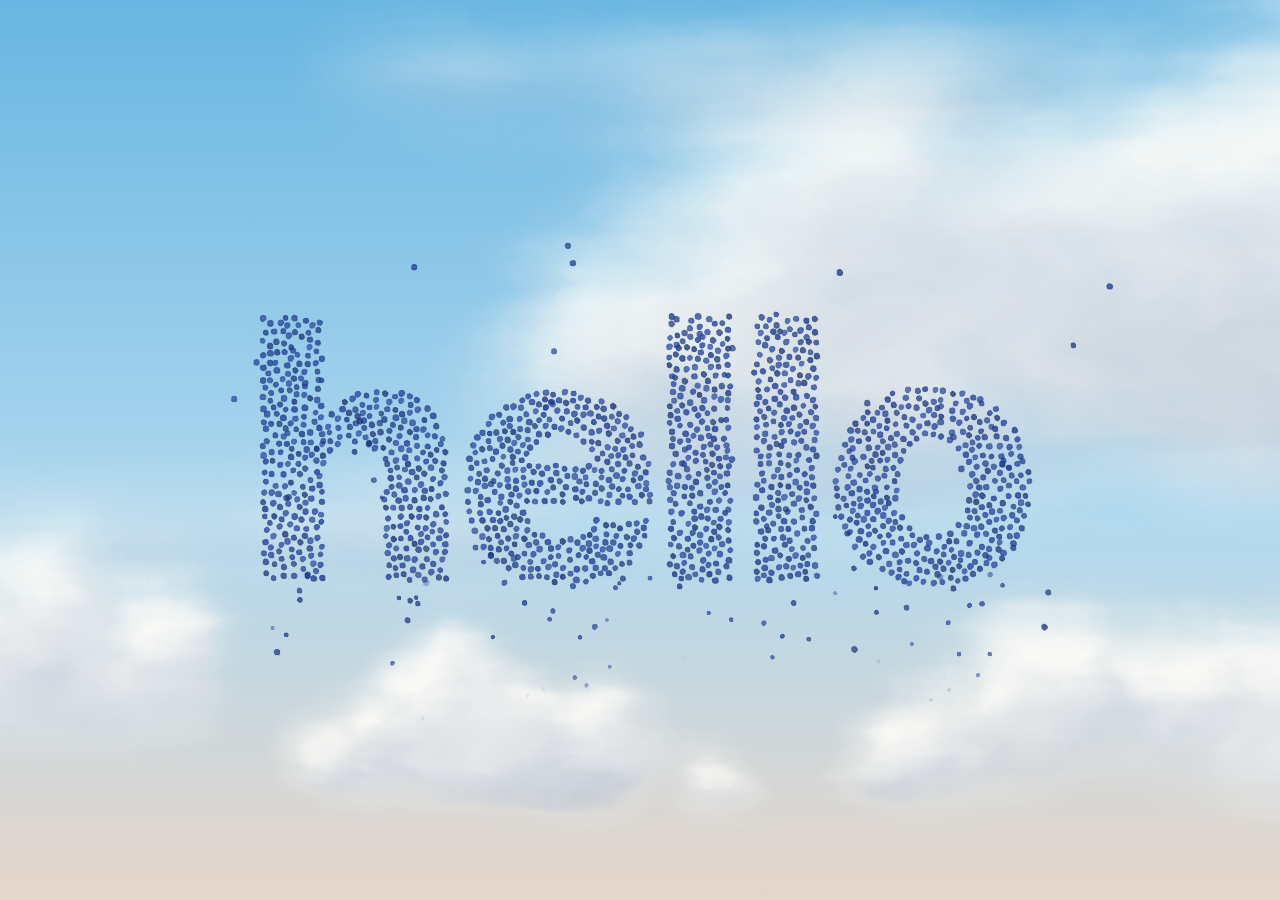
<file: index.html>
<!DOCTYPE html>
<html lang="en">
<head>
    <meta charset="UTF-8">
    <meta name="viewport" content="width=device-width, initial-scale=1.0, viewport-fit=cover">
    <meta name="theme-color" content="#b8dbef">
    <title>Michael Rubel</title>
    <link rel="icon" type="image/svg+xml" href="data:image/svg+xml,%3Csvg xmlns='http://www.w3.org/2000/svg' viewBox='0 0 24 24' width='24' height='24' fill='none' stroke='%231a1a1a' stroke-width='2' stroke-linecap='round' stroke-linejoin='round'%3E%3Ccircle cx='12' cy='12' r='4'/%3E%3Cpath d='M12 2v2m0 16v2M4.93 4.93l1.41 1.41m11.32 11.32l1.41 1.41M2 12h2m16 0h2M6.34 17.66l-1.41 1.41M19.07 4.93l-1.41 1.41'/%3E%3C/svg%3E">
    <link rel="preconnect" href="https://fonts.googleapis.com">
    <link rel="preconnect" href="https://fonts.gstatic.com" crossorigin>
    <link href="https://fonts.googleapis.com/css2?family=Inter:wght@400;500;800&display=swap" rel="stylesheet">
    <style>
        /* the page colour is one animatable token, so the footer, its fade and the top fade all change together */
        @property --bg {
            syntax: '<color>';
            inherits: true;
            initial-value: #b8dbef;
        }

        :root {
            --sky-top: #b8dbef;
            --sky-mid: #b8dbef;
            --sky-bot: #b8dbef;
            --bg: #b8dbef;
            --gutter: 40px;
            --footer-h: 140px;
            background-color: var(--bg);
            transition: --bg 0.42s;
            -webkit-text-size-adjust: 100%;
            text-size-adjust: 100%;
        }

        :root:has(body.sunny) {
            --bg: #FFFAE3;
        }

        * {
            margin: 0;
            padding: 0;
            box-sizing: border-box;
        }

        html, body {
            height: 100%;
        }

        body {
            font-family: 'Inter', -apple-system, BlinkMacSystemFont, sans-serif;
            font-size: 15px;
            line-height: 1.6;
            color: #1c3a8c;
            -webkit-font-smoothing: antialiased;
            -moz-osx-font-smoothing: grayscale;
        }

        .theme-toggle {
            cursor: pointer;
            margin-bottom: 32px;
            width: 24px;
            height: 24px;
        }

        .container {
            position: relative;
            z-index: 1;
            min-height: 100%;
            display: flex;
            flex-direction: column;
            justify-content: flex-end;
            padding: calc(96px + env(safe-area-inset-top)) max(var(--gutter), env(safe-area-inset-right)) 0 max(var(--gutter), env(safe-area-inset-left));
            max-width: 750px;
        }

        .content {
            /* always clear the pinned footer and its fade, however tall the footer gets */
            padding-bottom: calc(var(--footer-h) + 48px);
        }

        .section-label {
            font-size: 15px;
            font-weight: 400;
            margin-bottom: 12px;
        }

        .item {
            font-size: 15px;
            font-weight: 400;
            margin-bottom: 8px;
            padding-left: 16px;
            position: relative;
            overflow-wrap: break-word;
        }

        .item::before {
            content: "•";
            position: absolute;
            left: 0;
        }

        .item:last-child {
            margin-bottom: 0;
        }

        .section {
            margin-bottom: 32px;
        }

        .section:last-child {
            margin-bottom: 0;
        }

        a {
            color: inherit;
            text-decoration: underline;
            text-underline-offset: 2px;
        }

        a:hover {
            opacity: 0.7;
        }

        .footer {
            position: fixed;
            bottom: 0;
            left: 0;
            right: 0;
            padding: 8px max(var(--gutter), env(safe-area-inset-right)) calc(60px + env(safe-area-inset-bottom)) max(var(--gutter), env(safe-area-inset-left));
            background-color: var(--bg);
            max-width: 750px;
            z-index: 2;
        }

        /* the list fades out as it scrolls under the footer instead of being cut off */
        .footer::before {
            content: "";
            position: absolute;
            left: 0;
            right: 0;
            bottom: 100%;
            height: 56px;
            background: linear-gradient(to bottom, color-mix(in srgb, var(--bg) 0%, transparent), var(--bg));
            pointer-events: none;
            transition: opacity 0.6s;
        }

        /* and the same under the status bar */
        .topfade {
            position: fixed;
            top: 0;
            left: 0;
            right: 0;
            height: calc(env(safe-area-inset-top) + 24px);
            background: linear-gradient(to bottom, var(--bg) env(safe-area-inset-top), color-mix(in srgb, var(--bg) 0%, transparent));
            z-index: 2;
            pointer-events: none;
            transition: opacity 0.6s;
        }

        /* while the opening sky is still playing, nothing may hide the clouds and dots behind it */
        body.sky-live .footer {
            background-color: transparent;
        }

        body.sky-live .footer::before,
        body.sky-live .topfade {
            opacity: 0;
        }

        .skybg {
            position: fixed;
            inset: 0;
            z-index: -1;
            background: linear-gradient(var(--sky-top), var(--sky-mid) 58%, var(--sky-bot));
            transition: opacity 0.42s;
        }

        body.sunny .skybg {
            opacity: 0;
        }

        .input-row {
            display: none;
            align-items: center;
            gap: 8px;
        }

        .input-row.visible {
            display: flex;
        }

        #add-link.hidden {
            display: none;
        }

        #resume-input {
            font-family: 'Inter', -apple-system, BlinkMacSystemFont, sans-serif;
            font-size: 16px;   /* 16px or more, or iOS zooms the page when the field is tapped */
            color: inherit;
            background: transparent;
            border: none;
            border-bottom: 1px solid currentColor;
            border-radius: 0;
            -webkit-appearance: none;
            appearance: none;
            padding: 4px 0;
            flex: 1 1 auto;
            min-width: 0;
            max-width: 300px;
            outline: none;
        }

        #resume-input::placeholder {
            color: inherit;
            opacity: 0.5;
        }

        #add-button {
            font-family: 'Inter', -apple-system, BlinkMacSystemFont, sans-serif;
            font-size: 14px;
            font-weight: 500;
            color: inherit;
            background: transparent;
            border: 1px solid currentColor;
            border-radius: 6px;
            padding: 6px 12px;
            cursor: pointer;
            transition: opacity 0.15s;
            opacity: 0.7;
        }

        #add-button:hover {
            opacity: 1;
        }

        /* ---- opening sky ---- */
        #sky {
            position: fixed;
            inset: 0;
            width: 100%;
            height: 100%;
            z-index: 10;
            display: block;
            touch-action: none;
            -webkit-tap-highlight-color: transparent;
            -webkit-user-select: none;
            user-select: none;
        }

        #sky.behind {
            z-index: 0;
            pointer-events: none;
        }

        .container, .footer {
            transition: opacity 1.5s ease;
        }

        body.intro {
            overflow: hidden;
        }

        /* during the wipe the text surfaces gradually; the script sets --reveal as more of "hello" is cleared */
        body.intro .container,
        body.intro .footer {
            opacity: var(--reveal, 0);
            transition: none;
        }

        @media (max-width: 600px) {
            :root {
                --gutter: 24px;
            }

            /* phones: content starts just under the M instead of floating at the bottom of the screen */
            .container {
                justify-content: flex-start;
                padding-top: calc(82px + env(safe-area-inset-top));
            }

            .footer {
                padding-bottom: calc(32px + env(safe-area-inset-bottom));
            }

            #resume-input {
                max-width: none;
            }

            #add-button {
                display: none;
            }
        }
    </style>
</head>
<body class="intro sky-live">
    <noscript><style>body.intro .container, body.intro .footer { opacity: 1; } body.sky-live .footer { background-color: var(--bg); } body.sky-live .footer::before, body.sky-live .topfade { opacity: 1; } #sky, .skybg { display: none; }</style></noscript>
    <div class="skybg" aria-hidden="true"></div>
    <canvas id="sky" aria-hidden="true"></canvas>
    <div class="topfade" aria-hidden="true"></div>
    <div class="container">
        <div class="theme-toggle" id="theme-toggle">
            <svg xmlns="http://www.w3.org/2000/svg" viewBox="0 0 24 24" width="24" height="24" fill="none" stroke="currentColor" stroke-width="2" stroke-linecap="round" stroke-linejoin="round"><circle cx="12" cy="12" r="4"/><path d="M12 2v2m0 16v2M4.93 4.93l1.41 1.41m11.32 11.32l1.41 1.41M2 12h2m16 0h2M6.34 17.66l-1.41 1.41M19.07 4.93l-1.41 1.41"/></svg>
        </div>
        <div class="content">
            <div class="section">
                <div class="section-label">Currently:</div>
                <div class="item">Director, New Products @ <a href="https://www.thefarmersdog.com" target="_blank" rel="noopener">The Farmer's Dog</a></div>
            </div>

            <div class="section">
                <div class="section-label">Previously:</div>
                <div class="item">Founded <a href="https://eatschmutz.com" target="_blank" rel="noopener">Schmutz</a>, a Jewish food brand featured in <em>Eater</em>, <em>Forbes</em>, and <em>Time Out</em></div>
                <div class="item">Led product at <a href="https://getcarefull.com" target="_blank" rel="noopener">Carefull</a>, Bessemer-backed fintech battling elder fraud</div>
                <div class="item">Back-to-back elementary school spelling bee champion, 2007-2008</div>
            </div>
        </div>
    </div>

    <div class="footer">
        <div style="margin-bottom: 32px;">
            <a href="mailto:m.rubel3&#64;gmail.com">Email me</a> to get in touch
        </div>
        <div>
            <a href="#" id="add-link">Not impressive enough</a>
            <div class="input-row" id="input-container">
                <input type="text" id="resume-input" placeholder="Pad my resume" enterkeyhint="done" autocomplete="off">
                <button type="button" id="add-button">Add</button>
            </div>
        </div>
    </div>

    <script>
        /* ---- opening sky: painted clouds, a stippled "hello" you blow away with your finger or cursor ---- */
        (function() {
            var canvas = document.getElementById('sky');
            var themeMeta = document.querySelector('meta[name="theme-color"]');
            if (!canvas || !canvas.getContext || !window.requestAnimationFrame) {
                document.body.classList.remove('intro');
                document.body.classList.remove('sky-live');
                if (canvas) canvas.parentNode.removeChild(canvas);
                return;
            }
            var ctx = canvas.getContext('2d');

            // Sky colours. SKY_END must match the page background (#b8dbef) in the CSS.
            var SKY_TOP0 = [104, 182, 226], SKY_MID0 = [176, 216, 238], SKY_BOT0 = [230, 214, 202];
            var SKY_END  = [184, 219, 239];
            // A few close tones around the dot blue, like paint mixed slightly unevenly
            var PALETTE  = ['rgb(28,58,140)', 'rgb(28,58,140)', 'rgb(24,52,126)', 'rgb(34,64,150)', 'rgb(22,46,110)'];

            // How the wipe culminates. "Cleared" is the share of the letters' dots that have been wiped or let go.
            var STIR_FROM    = 0.15;   // from here the dots still standing start to stir and wobble
            var LOOSE_FROM   = 0.18;   // from here a few of them come free on their own, more the closer you get
            var FINISH_AT    = 0.42;   // here everything left lets go, over a few seconds
            var SKY_BEFORE   = 0.5;    // how far the sky lightens while you are still wiping (of the whole way)
            var TEXT_BEFORE  = 0.3;    // how far the page text fades in while you are still wiping
            var REVEAL_AFTER = 0.9;    // after the finish, the page text takes over this many seconds later

            // dot states
            var REST = 0, FLOW = 1, BLOW = 3, HOME = 4, GONE = 5;

            var W, H, dpr;
            var clouds = [];
            var dots = [], homeDots = [], box = null, fontSize = 0, dotR = 3;
            var t = 0, last = 0;
            var dotsT = -1, revealed = false, settled = false, started = false, wantFinish = false;
            var letterTotal = 0, cleared = 0, prog = 0, loosen = 0, skyL = 0, finishT = -1, revealA = -1;
            var pointer = { x: -1e9, y: -1e9, vx: 0, vy: 0, t: 0 };
            var brush = { on: false, touch: false, fresh: true, px: 0, py: 0, vx: 0, vy: 0 };
            var mono = { pts: [], r: 2 };
            var lastL = -1, rootStyle = document.documentElement.style;
            var daubs = [], daubBase = 0;

            // safe-area insets (notch, rounded corners), read from a probe so the M lines up with the CSS
            var safe = { t: 0, l: 0 };
            var probe = document.createElement('div');
            probe.setAttribute('aria-hidden', 'true');
            probe.style.cssText = 'position:fixed;left:0;top:0;visibility:hidden;pointer-events:none;' +
                'width:env(safe-area-inset-left,0px);height:env(safe-area-inset-top,0px)';
            document.body.appendChild(probe);
            function readSafe() { safe.t = probe.offsetHeight || 0; safe.l = probe.offsetWidth || 0; }

            // Each dot is a small painted daub, not a circle: a wobbly outline, pigment thicker toward the
            // middle, a soft thin edge and a faint halo. A handful of variants are painted once, then reused.
            function makeDaubs() {
                daubs = [];
                var R = Math.max(6, Math.ceil(dotR * 1.5 * dpr * 2));   // generous pixel radius for a crisp downscale
                var pad = Math.ceil(R * 0.5), size = (R + pad) * 2;
                var tones = [[28, 58, 140], [24, 52, 126], [34, 64, 150], [22, 46, 110], [30, 60, 144]];
                for (var v = 0; v < 12; v++) {
                    var tone = tones[v % tones.length];
                    var cv = document.createElement('canvas'); cv.width = size; cv.height = size;
                    var c = cv.getContext('2d'), seed = v * 977 + 13, cx = size / 2, cy = size / 2;
                    function outline(scale) {
                        c.beginPath();
                        for (var i = 0; i < 28; i++) {
                            var a = i / 28 * 6.2832;
                            var wob = 1 + (vnoise(Math.cos(a) * 1.6 + 3, Math.sin(a) * 1.6 + 3, seed) - 0.5) * 0.26
                                        + (vnoise(Math.cos(a) * 4 + 9, Math.sin(a) * 4 + 9, seed + 5) - 0.5) * 0.10;
                            var rr = R * scale * wob;
                            if (i === 0) c.moveTo(cx + Math.cos(a) * rr, cy + Math.sin(a) * rr);
                            else c.lineTo(cx + Math.cos(a) * rr, cy + Math.sin(a) * rr);
                        }
                        c.closePath();
                    }
                    // soft halo: thin paint at the very edge
                    outline(1.22);
                    c.fillStyle = 'rgba(' + tone[0] + ',' + tone[1] + ',' + tone[2] + ',0.16)';
                    c.fill();
                    outline(1.08);
                    c.fillStyle = 'rgba(' + tone[0] + ',' + tone[1] + ',' + tone[2] + ',0.45)';
                    c.fill();
                    // body: pigment thickest slightly off-centre
                    outline(1.0);
                    var gx = cx + R * 0.15 * Math.cos(seed), gy = cy + R * 0.15 * Math.sin(seed);
                    var g = c.createRadialGradient(gx, gy, R * 0.1, cx, cy, R * 1.05);
                    g.addColorStop(0, 'rgba(' + (tone[0] + 10) + ',' + (tone[1] + 10) + ',' + (tone[2] + 14) + ',1)');
                    g.addColorStop(0.7, 'rgba(' + tone[0] + ',' + tone[1] + ',' + tone[2] + ',1)');
                    g.addColorStop(1, 'rgba(' + (tone[0] - 6) + ',' + (tone[1] - 8) + ',' + (tone[2] - 10) + ',0.85)');
                    c.fillStyle = g;
                    c.fill();
                    daubs.push(cv);
                }
                daubBase = size / (R * 2);   // drawn size relative to the dot's diameter
            }
            function daub(d, x, y, r, a) {
                if (a <= 0.004) return;
                var sz = r * 2 * daubBase;
                ctx.globalAlpha = a;
                ctx.drawImage(daubs[d.dv], x - sz / 2, y - sz / 2, sz, sz);
            }

            function clamp(v, a, b) { return v < a ? a : v > b ? b : v; }
            function smooth(a, b, v) { v = clamp((v - a) / (b - a), 0, 1); return v * v * (3 - 2 * v); }
            function ease(v) { return v < 0.5 ? 2 * v * v : 1 - Math.pow(-2 * v + 2, 2) / 2; }
            function mix3(a, b, k) { return [a[0] + (b[0] - a[0]) * k, a[1] + (b[1] - a[1]) * k, a[2] + (b[2] - a[2]) * k]; }
            function rgb(c) { return 'rgb(' + Math.round(c[0]) + ',' + Math.round(c[1]) + ',' + Math.round(c[2]) + ')'; }
            function rnd(a, b) { return a + Math.random() * (b - a); }
            function setSky(top, mid, bot) {
                rootStyle.setProperty('--sky-top', rgb(top));
                rootStyle.setProperty('--sky-mid', rgb(mid));
                rootStyle.setProperty('--sky-bot', rgb(bot));
                if (themeMeta && !document.body.classList.contains('sunny')) themeMeta.content = rgb(top);
            }

            /* ---------- noise ---------- */
            function hash(x, y, s) {
                var n = Math.imul(x, 374761393) ^ Math.imul(y, 668265263) ^ Math.imul(s, 1442695041);
                n = Math.imul(n ^ (n >>> 13), 1274126177);
                n ^= n >>> 16;
                return (n >>> 0) / 4294967296;
            }
            function vnoise(x, y, s) {
                var xi = Math.floor(x), yi = Math.floor(y), fx = x - xi, fy = y - yi;
                var u = fx * fx * (3 - 2 * fx), v = fy * fy * (3 - 2 * fy);
                var a = hash(xi, yi, s), b = hash(xi + 1, yi, s), c = hash(xi, yi + 1, s), d = hash(xi + 1, yi + 1, s);
                return a + (b - a) * u + (c - a) * v + (a - b - c + d) * u * v;
            }
            function fbm(x, y, oct, s) {
                var sum = 0, amp = 0.5, tot = 0;
                for (var i = 0; i < oct; i++) {
                    sum += amp * vnoise(x, y, s + i * 31);
                    tot += amp; amp *= 0.5; x *= 2.03; y *= 2.03;
                }
                return sum / tot;
            }

            /* ---------- one cloud, painted once into a sprite ---------- */
            var SHADOW = [174, 188, 206], MID = [226, 229, 233], HI = [255, 253, 248];
            function ramp(k) {
                return k < 0.5 ? mix3(SHADOW, MID, k * 2) : mix3(MID, HI, (k - 0.5) * 2);
            }
            function smin(a, b, k) {
                var h = clamp(0.5 + 0.5 * (b - a) / k, 0, 1);
                return b + (a - b) * h - k * h * (1 - h);
            }

            function paintCloud(spec) {
                var pw = spec.pw, ph = Math.round(pw * spec.aspect);
                var seed = (Math.random() * 1e6) | 0;
                var wisp = spec.wisp;
                var y0 = ph * (wisp ? 0.62 : 0.78);           // base line
                var rMax = ph * (wisp ? 0.30 : 0.21);          // keeps every shape inside its bitmap
                var puffs = [], n = spec.puffs, i, x, y;
                // children ride on the upper side of a parent; grandchildren on the children
                function sprout(cx, cy, r, depth) {
                    puffs.push([cx, cy, r]);
                    if (depth === 0 || r < pw * 0.018) return;
                    var nb = depth === 2 ? 2 + (Math.random() * 3) | 0 : 2 + (Math.random() * 2) | 0;
                    for (var b = 0; b < nb; b++) {
                        var ang = -Math.PI / 2 + rnd(-1.5, 1.5), cr = r * rnd(0.32, 0.58);
                        var dd = r * rnd(0.6, 0.95);
                        sprout(cx + Math.cos(ang) * dd, Math.max(cr * 1.1, cy + Math.sin(ang) * dd), cr, depth - 1);
                    }
                }
                var tallAt = rnd(0.3, 0.7);
                for (i = 0; i < n; i++) {
                    var f = n === 1 ? 0.5 : i / (n - 1);
                    var bump = Math.max(0, 1 - Math.abs(f - tallAt) * rnd(1.4, 2.2)) + rnd(-0.15, 0.15);
                    var r = Math.min(rMax, pw * (wisp ? rnd(0.07, 0.11) : rnd(0.06, 0.13) * (0.55 + 0.7 * bump)));
                    var cx = pw * (0.20 + 0.60 * f + rnd(-0.05, 0.05));
                    var cy = y0 - r * (wisp ? 0.6 : rnd(0.65, 0.9)) - bump * ph * (wisp ? 0.02 : rnd(0.02, 0.12));
                    if (wisp) puffs.push([cx, cy, r]);
                    else sprout(cx, cy, r, 2);
                }
                var k = pw * (wisp ? 0.14 : 0.07);
                var warpAmp = pw * (wisp ? 0.12 : 0.085), warpF = (wisp ? 3.5 : 5.5) / pw;
                var soft = pw * (wisp ? 0.14 : spec.soft);
                var ystretch = wisp ? 2.2 : 1;
                var LX = -0.4, LY = -0.7, LZ = 0.59;
                var dens = new Float32Array(pw * ph), lit3 = new Float32Array(pw * ph);
                for (y = 0; y < ph; y++) {
                    for (x = 0; x < pw; x++) {
                        var d = 1e9, nx = 0, ny = 0, nz = 0, wsum = 0;
                        for (i = 0; i < puffs.length; i++) {
                            var p = puffs[i], dx = x - p[0], dy = (y - p[1]) * ystretch, pr = p[2];
                            var dist = Math.sqrt(dx * dx + dy * dy), di = dist - pr;
                            d = smin(d, di, k);
                            var wgt = Math.exp(-Math.max(0, di) / (k * 0.8)) * (pr / rMax + 0.3);
                            var q = Math.min(1, dist / pr), zz = Math.sqrt(Math.max(0, 1 - q * q));
                            nx += wgt * dx / (dist + 0.001) * q; ny += wgt * dy / (dist + 0.001) * q; nz += wgt * zz; wsum += wgt;
                        }
                        var shade = 0.5;
                        if (wsum > 0) {
                            var nl = Math.sqrt(nx * nx + ny * ny + nz * nz) + 1e-6;
                            shade = 0.5 + 0.5 * (nx * LX + ny * LY + nz * LZ) / nl;
                        }
                        lit3[y * pw + x] = shade;
                        d += (fbm(x * warpF, y * warpF, 5, seed) - 0.5) * warpAmp;
                        if (!wisp) {
                            var base = y - (y0 + (fbm(x * warpF * 0.6, 0, 2, seed + 7) - 0.5) * pw * 0.05);
                            d = -smin(-d, -base, k * 0.7);
                        }
                        var dn = 1 - smooth(-soft, soft, d);
                        dn *= 0.72 + 0.28 * smooth(-soft * 3, soft * 0.5, -d);
                        dn *= 0.9 + 0.1 * fbm(x * 0.05, y * 0.05, 3, seed + 3);
                        var mx = Math.min(x, pw - 1 - x) / (pw * 0.07), my = Math.min(y, ph - 1 - y) / (ph * 0.08);
                        dn *= smooth(0, 1, mx) * smooth(0, 1, my);
                        dens[y * pw + x] = dn;
                    }
                }
                var off = document.createElement('canvas');
                off.width = pw; off.height = ph;
                var oc = off.getContext('2d');
                var img = oc.createImageData(pw, ph), dd = img.data;
                var ox = Math.max(1, Math.round(pw * 0.03)), oy = Math.max(2, Math.round(pw * 0.06));
                for (y = 0; y < ph; y++) {
                    for (x = 0; x < pw; x++) {
                        i = y * pw + x;
                        var dn2 = dens[i], o = i * 4;
                        if (dn2 <= 0.003) { dd[o + 3] = 0; continue; }
                        var up = dens[Math.max(0, y - oy) * pw + Math.max(0, x - ox)];
                        var hf = clamp((y0 - y) / (ph * 0.6), 0, 1);
                        var lobes = (fbm(x * 0.03, y * 0.04, 4, seed + 11) - 0.5) * 0.4
                                  + (fbm(x * 0.012, y * 0.016, 2, seed + 17) - 0.5) * 0.35;
                        var up2 = dens[Math.max(0, y - Math.round(oy * 0.4)) * pw + Math.max(0, x - Math.round(ox * 0.4))];
                        var top = Math.max(0, dn2 - up) * spec.shade * 0.2 + Math.max(0, dn2 - up2) * spec.shade * 0.3;
                        var lit = clamp(0.34 + 0.22 * lit3[i] + 0.2 * hf + lobes + top, 0, 1);
                        var body = smooth(0.03, 0.6, dn2);
                        lit = lit * body + 0.9 * (1 - body);
                        var c = ramp(lit);
                        dd[o] = c[0]; dd[o + 1] = c[1]; dd[o + 2] = c[2];
                        dd[o + 3] = Math.round(255 * Math.pow(dn2, spec.gamma));
                    }
                }
                oc.putImageData(img, 0, 0);
                return off;
            }

            // Acrylic brush texture: the sprite is passed through an SVG turbulence + displacement filter once,
            // so long horizontal strokes and tight vertical texture are baked in at no per-frame cost.
            function acrylic(sprite, cb) {
                try {
                    var pw = sprite.width, ph = sprite.height;
                    var png = sprite.toDataURL('image/png');
                    var scale = Math.max(3, pw * 0.055).toFixed(1);
                    var seed = (Math.random() * 1000) | 0;
                    var svg = '<svg xmlns="http://www.w3.org/2000/svg" xmlns:xlink="http://www.w3.org/1999/xlink" width="' + pw + '" height="' + ph + '">' +
                        '<filter id="a" x="-10%" y="-10%" width="120%" height="120%" color-interpolation-filters="sRGB">' +
                        '<feTurbulence type="fractalNoise" baseFrequency="0.009 0.07" numOctaves="3" seed="' + seed + '" result="n"/>' +
                        '<feDisplacementMap in="SourceGraphic" in2="n" scale="' + scale + '" xChannelSelector="R" yChannelSelector="G" result="d"/>' +
                        '<feGaussianBlur in="d" stdDeviation="0.6"/></filter>' +
                        '<image href="' + png + '" xlink:href="' + png + '" width="' + pw + '" height="' + ph + '" filter="url(#a)"/></svg>';
                    var im = new Image();
                    im.onload = function() {
                        var out = document.createElement('canvas');
                        out.width = pw; out.height = ph;
                        out.getContext('2d').drawImage(im, 0, 0);
                        cb(out);
                    };
                    im.src = 'data:image/svg+xml;charset=utf-8,' + encodeURIComponent(svg);
                } catch (e) { /* keep the unfiltered sprite */ }
            }

            function buildClouds() {
                clouds = [];
                function add(count, spec) {
                    for (var i = 0; i < count; i++) {
                        var size = rnd(spec.sizeMin, spec.sizeMax);
                        var sw = Math.min(W, H * 1.6) * size;
                        var sprite = paintCloud(spec);
                        var sh = sw * sprite.height / sprite.width;
                        var c = {
                            cv: sprite, w: sw, h: sh,
                            x: (i + Math.random() * 0.8) / count * (W + sw) - sw,
                            y: H * rnd(spec.yMin, spec.yMax) - sh / 2,
                            drift: spec.drift * rnd(0.8, 1.25), alpha: spec.alpha,
                            depth: spec.depth, rel: false, relT: 0, relAt: -1, dirx: 1, diry: 0,
                            vx: 0, vy: 0, dx: 0, dy: 0, ph: Math.random() * 6.2832, life: rnd(6.0, 8.0), dead: false
                        };
                        clouds.push(c);
                        acrylic(sprite, (function(cl) { return function(out) { cl.cv = out; }; })(c));
                    }
                }
                add(2, { pw: 170, aspect: 0.62, puffs: 6, wisp: false, shade: 1.6, gamma: 1.25, alpha: 0.92, soft: 0.075,
                         sizeMin: 0.7, sizeMax: 1.1, yMin: 0.02, yMax: 0.40, drift: 4, depth: 0.6 });
                // one large painted mass sitting behind the word
                add(1, { pw: 300, aspect: 0.62, puffs: 7, wisp: false, shade: 1.7, gamma: 1.2, alpha: 0.95, soft: 0.06,
                         sizeMin: 1.15, sizeMax: 1.4, yMin: 0.22, yMax: 0.36, drift: 5, depth: 0.8 });
                add(2, { pw: 160, aspect: 0.34, puffs: 6, wisp: true, shade: 1.0, gamma: 1.5, alpha: 0.45, soft: 0.15,
                         sizeMin: 0.5, sizeMax: 0.9, yMin: 0.05, yMax: 0.9, drift: 10, depth: 0.9 });
                add(3, { pw: 260, aspect: 0.62, puffs: 5, wisp: false, shade: 1.8, gamma: 1.15, alpha: 0.96, soft: 0.055,
                         sizeMin: 0.42, sizeMax: 0.8, yMin: 0.55, yMax: 1.0, drift: 8, depth: 1.0 });
                clouds.sort(function(a, b) { return a.depth - b.depth; });
            }

            /* ---------- the small "M" pinned in the corner: a thin single-dot path ---------- */
            // The points are listed in pen order (up the left side, down to the vertex, back up, down the
            // right side), and dots are sent to them in that order, so the M draws itself as you wipe.
            function buildMonogram() {
                readSafe();
                var small = W <= 600;
                var ox = Math.max(small ? 24 : 40, safe.l), oy = (small ? 24 : 40) + safe.t;
                var mw = small ? 26 : 32, mh = mw * 0.94;
                mono.r = mw * 0.058;
                var sp = mono.r * 2.7, pts = [];
                var nU = Math.max(2, Math.round(mh / sp)), ys = mh / nU, k;
                // diagonals meet at the vertex (one shared dot) and start far enough from the top corners
                // that their first dots clear the uprights
                var vx = mw / 2, vy = mh * 0.7, len = Math.hypot(vx, vy), L0 = sp * 1.6;
                var nD = Math.max(1, Math.round((len - L0) / sp)), sd = (len - L0) / nD, j, L;
                for (k = nU; k >= 0; k--) pts.push([0, k * ys]);
                for (j = 0; j <= nD; j++) { L = L0 + j * sd; pts.push([vx * L / len, vy * L / len]); }
                for (j = nD - 1; j >= 0; j--) { L = L0 + j * sd; pts.push([mw - vx * L / len, vy * L / len]); }
                for (k = 0; k <= nU; k++) pts.push([mw, k * ys]);
                mono.pts = [];
                for (k = 0; k < pts.length; k++) mono.pts.push([ox + pts[k][0], oy + pts[k][1]]);
                for (var h = 0; h < homeDots.length; h++) { homeDots[h].locked = false; if (h >= mono.pts.length) homeDots[h].home = -1; }
            }

            function sendHome(d) {
                d.home = homeDots.length; d.locked = false;
                d.st = HOME; d.relT = t;
                homeDots.push(d);
            }

            /* ---------- "hello" as a field of evenly spaced dots ---------- */
            function makeDot(x, y, rippleSeed, extra) {
                var d = { ox: x, oy: y, x: x, y: y, vx: 0, vy: 0, dirx: 1, diry: 0, st: REST, letter: false, free: false,
                          relT: 0, home: -1, locked: false, fa: 1, delay: 0,
                          press: 0, thresh: 0.025 + Math.pow(Math.random(), 1.6) * 0.26,
                          noise: (fbm(x * 0.01, y * 0.01, 2, rippleSeed) - 0.5) * fontSize * 0.9 + rnd(-0.15, 0.15) * fontSize,
                          col: PALETTE[(Math.random() * PALETTE.length) | 0], op: rnd(0.85, 1), rs: rnd(0.92, 1.08), dv: (Math.random() * 12) | 0,
                          fall: 0, ph: Math.random() * 6.2832, w: rnd(0.35, 1.6), g: rnd(0.5, 1.6), slow: rnd(0.6, 1.8),
                          k: rnd(0.5, 1.5), sens: rnd(0.2, 1.0), life: rnd(2.6, 5.2) };
                for (var key in extra) d[key] = extra[key];
                return d;
            }

            function buildDots() {
                fontSize = Math.min(W * (W <= 600 ? 0.36 : 0.30), H * 0.40, 560);
                var font = '800 ' + fontSize + 'px Inter, "Helvetica Neue", Helvetica, Arial, sans-serif';

                var tc = document.createElement('canvas'); tc.width = W; tc.height = H;
                var tx = tc.getContext('2d');
                tx.font = font; tx.textAlign = 'center'; tx.textBaseline = 'alphabetic';
                if ('letterSpacing' in tx) tx.letterSpacing = '-0.02em';
                var m = tx.measureText('hello');
                var cx = W / 2;
                var cy = H / 2 + (m.actualBoundingBoxAscent - m.actualBoundingBoxDescent) / 2;
                tx.fillStyle = '#000';
                tx.fillText('hello', cx, cy);
                box = { l: cx - m.actualBoundingBoxLeft, r: cx + m.actualBoundingBoxRight,
                        t: cy - m.actualBoundingBoxAscent, b: cy + m.actualBoundingBoxDescent };
                var sharp = tx.getImageData(0, 0, W, H).data;

                var k = Math.max(4, Math.round(fontSize / 40));
                var sm = document.createElement('canvas'); sm.width = Math.ceil(W / k); sm.height = Math.ceil(H / k);
                sm.getContext('2d').drawImage(tc, 0, 0, sm.width, sm.height);
                var bc = document.createElement('canvas'); bc.width = W; bc.height = H;
                var bx = bc.getContext('2d');
                bx.imageSmoothingEnabled = true;
                bx.drawImage(sm, 0, 0, W, H);
                var soft = bx.getImageData(0, 0, W, H).data;

                dotR = fontSize * 0.0082;
                makeDaubs();
                var minD = dotR * 2.35;
                var clumpSeed = (Math.random() * 1e6) | 0, rippleSeed = (Math.random() * 1e6) | 0;
                var pad = fontSize * 0.22;
                var l = Math.max(0, box.l - pad), rr = Math.min(W, box.r + pad);
                var tp = Math.max(0, box.t - pad), bt = Math.min(H, box.b + pad);
                var cell = minD, gw = Math.ceil((rr - l) / cell) + 1, gh = Math.ceil((bt - tp) / cell) + 1;
                var grid = new Int32Array(gw * gh); for (var g = 0; g < grid.length; g++) grid[g] = -1;
                var attempts = Math.round((rr - l) * (bt - tp) / (minD * minD) * 30);

                dots = []; homeDots = []; letterTotal = 0; cleared = 0; prog = 0;
                for (var i = 0; i < attempts; i++) {
                    var x = l + Math.random() * (rr - l), y = tp + Math.random() * (bt - tp);
                    var idx = ((y | 0) * W + (x | 0)) * 4 + 3;
                    var a = sharp[idx] / 255, s = soft[idx] / 255;
                    var p = a > 0.5 ? 1 : Math.pow(s, 6) * 0.35 + 0.00012;
                    p *= 0.45 + 0.55 * fbm(x * 0.045, y * 0.045, 2, clumpSeed);
                    if (Math.random() >= p) continue;
                    var gx = ((x - l) / cell) | 0, gy = ((y - tp) / cell) | 0, ok = true;
                    for (var yy = Math.max(0, gy - 1); yy <= Math.min(gh - 1, gy + 1) && ok; yy++) {
                        for (var xx = Math.max(0, gx - 1); xx <= Math.min(gw - 1, gx + 1); xx++) {
                            var j = grid[yy * gw + xx];
                            if (j >= 0) {
                                var ddx = dots[j].ox - x, ddy = dots[j].oy - y;
                                if (ddx * ddx + ddy * ddy < minD * minD) { ok = false; break; }
                            }
                        }
                    }
                    if (!ok) continue;
                    grid[gy * gw + gx] = dots.length;
                    var outside = a <= 0.5;
                    if (!outside) letterTotal++;
                    // strays and a few wanderers drift more
                    dots.push(makeDot(x, y, rippleSeed, { letter: !outside, free: outside || Math.random() < 0.07 }));
                }
                // the drizzle: a fixed pool of dots that fall from the underside of the letters, thin out,
                // and start again from the top. They exist from the first frame, so the count never grows.
                var cols = [];
                for (var cxp = Math.round(box.l); cxp < box.r; cxp++) {
                    var by = -1;
                    for (var cy2 = Math.round(box.b); cy2 > box.t; cy2--) { if (sharp[(cy2 * W + cxp) * 4 + 3] > 128) { by = cy2; break; } }
                    if (by > 0) cols.push([cxp, by]);
                }
                var nFall = Math.round(dots.length * 0.045);
                for (var f = 0; f < nFall && cols.length; f++) {
                    var col = cols[(Math.random() * cols.length) | 0];
                    var fx = col[0] + rnd(-1.5, 1.5), fy = col[1] - dotR * rnd(0, 4);
                    dots.push(makeDot(fx, fy, rippleSeed, { fall: 1, fallLen: fontSize * rnd(0.12, 0.45), fallSp: rnd(8, 22),
                                                            prog: Math.random(), sway: rnd(1, 4) }));
                }
            }

            /* ---------- the blower ---------- */
            // The finger or cursor is a soft gust, not a blade. Its strength falls off smoothly with distance (a
            // gaussian), so there is no rim: dots right under it are caught up and carried along ahead of the
            // stroke, dots at the fringe only sway and settle back. Each dot has its own threshold for coming
            // loose, so the cleared path is ragged. Loose dots keep feeling the gust while it is near, which banks
            // them up softly in front of the stroke; once it passes they drift, slow and fade.
            function blowerRadius() {
                return brush.touch ? Math.max(18, fontSize * 0.14) : Math.max(18, fontSize * 0.105);
            }

            function sweep(dt) {
                if (!brush.on || dotsT < 0 || pointer.x < -1e8) return;
                var x1 = pointer.x, y1 = pointer.y;
                if (brush.fresh) { brush.px = x1; brush.py = y1; brush.vx = brush.vy = 0; brush.fresh = false; }
                var x0 = brush.px, y0 = brush.py, mx = x1 - x0, my = y1 - y0;
                var len = Math.sqrt(mx * mx + my * my), R = blowerRadius();
                var kv = Math.min(1, dt * 14), inv = 1 / Math.max(dt, 0.008);
                brush.vx += (mx * inv - brush.vx) * kv; brush.vy += (my * inv - brush.vy) * kv;
                brush.px = x1; brush.py = y1;
                if (len > R * 8) { x0 = x1; y0 = y1; mx = my = 0; len = 0; }   // a jump, not a stroke
                var ux = len > 0.01 ? mx / len : 1, uy = len > 0.01 ? my / len : 0;
                var Rmax = R * 2.2;
                // quick reject: is the stroke anywhere near the word?
                var minX = Math.min(x0, x1) - Rmax, maxX = Math.max(x0, x1) + Rmax;
                var minY = Math.min(y0, y1) - Rmax, maxY = Math.max(y0, y1) + Rmax;
                if (maxX < box.l - fontSize * 0.5 || minX > box.r + fontSize * 0.5 || maxY < box.t - fontSize * 0.6 || minY > box.b + fontSize * 0.7) return;
                var homeChance = Math.min(1, mono.pts.length / Math.max(1, letterTotal * 0.4));
                var speed = Math.sqrt(brush.vx * brush.vx + brush.vy * brush.vy);
                var drive = Math.min(4, 0.5 + speed / 400);   // a quicker stroke blows harder
                var inv2 = 1 / (R * R), L2 = len * len;
                for (var i = 0; i < dots.length; i++) {
                    var d = dots[i];
                    if (d.st !== REST && d.st !== FLOW) continue;
                    // nearest point on this frame's stroke, so a fast stroke can't skip over a dot
                    var px = d.x - x0, py = d.y - y0;
                    var u = L2 > 0 ? clamp((px * mx + py * my) / L2, 0, 1) : 0;
                    var dx = px - mx * u, dy = py - my * u;
                    if (dx > Rmax || dx < -Rmax || dy > Rmax || dy < -Rmax) continue;
                    var dd = dx * dx + dy * dy;
                    if (dd >= Rmax * Rmax) continue;
                    var f = Math.exp(-dd * inv2);
                    var dist = Math.sqrt(dd), nx = dist > 0.5 ? dx / dist : ux, ny = dist > 0.5 ? dy / dist : uy;
                    // the gust drags dots along with the stroke (downwind), never shoves them sideways, so
                    // nothing lines up along the sides of the path; loose dots fan out a touch
                    var side = d.st === FLOW ? 25 * drive * d.sens : 0;
                    var tvx = brush.vx * 0.85 + nx * side, tvy = brush.vy * 0.85 + ny * side;
                    var k = Math.min(1, f * dt * 9);
                    d.vx += (tvx - d.vx) * k; d.vy += (tvy - d.vy) * k;
                    if (d.st === REST) {
                        d.press += f * dt * drive;
                        if (d.press >= d.thresh) {
                            started = true;
                            if (d.letter) cleared++;
                            if (d.letter && homeDots.length < mono.pts.length && Math.random() < homeChance) { sendHome(d); continue; }
                            d.st = FLOW; d.relT = t; d.life = rnd(1.1, 2.2); d.fa = Math.max(d.fa, 0.6);
                        }
                    } else if (f > 0.3) {
                        d.relT = Math.max(d.relT, t - d.life * 0.3);   // still in the gust: hold off its fade
                    }
                }
            }

            // a dot still standing lets go by itself: it rides a breeze off to the right, away from the word
            function release(d) {
                if (d.letter) cleared++;
                d.st = BLOW; d.relT = t; d.life = rnd(2.2, 4.4);
                var cx0 = (box.l + box.r) / 2, cy0 = (box.t + box.b) / 2;
                var ax = d.x - cx0, ay = d.y - cy0, al = Math.sqrt(ax * ax + ay * ay) + 1;
                var ang = Math.atan2(ay / al * 0.7 - 0.25, ax / al * 0.7 + 0.8) + rnd(-0.5, 0.5);
                d.dirx = Math.cos(ang); d.diry = Math.sin(ang);
            }

            // past the halfway mark: everything still standing lets go, patch by patch, over a few seconds
            function finish() {
                if (finishT >= 0) return;
                if (dotsT < 0) { wantFinish = true; return; }
                finishT = t; started = true;
                var spare = [];
                for (var i = 0; i < dots.length; i++) {
                    var d = dots[i];
                    if (d.st !== REST) continue;
                    d.delay = 0.1 + clamp(d.noise / fontSize + 0.6, 0, 1.2) * 1.2 + rnd(0, 0.4);
                    if (d.letter) spare.push(d);
                }
                // any part of the M not drawn yet is finished now
                while (homeDots.length < mono.pts.length && spare.length) {
                    sendHome(spare.splice((Math.random() * spare.length) | 0, 1)[0]);
                }
                for (var c = 0; c < clouds.length; c++) if (!clouds[c].rel) clouds[c].relAt = t + rnd(0.1, 1.4);
            }

            /* ---------- drawing ---------- */
            function drawSky(dt) {
                var target = finishT >= 0 ? 1 : SKY_BEFORE * smooth(0.03, FINISH_AT, prog);
                if (skyL < target) skyL = Math.min(target, skyL + dt * (finishT >= 0 ? 0.3 : 0.6));
                var L = ease(skyL);
                ctx.clearRect(0, 0, W, H);
                if (L !== lastL && !settled) {
                    setSky(mix3(SKY_TOP0, SKY_END, L), mix3(SKY_MID0, SKY_END, L), mix3(SKY_BOT0, SKY_END, L));
                    lastL = L;
                }
                ctx.imageSmoothingEnabled = true;
                ctx.imageSmoothingQuality = 'high';
                var alive = 0;
                for (var i = 0; i < clouds.length; i++) {
                    var c = clouds[i];
                    if (c.dead) continue;
                    var a = c.alpha, sc = 1;
                    c.x += c.drift * dt * (1 + 2.5 * loosen);
                    if (!c.rel) {
                        if (c.x > W + 20) c.x = -c.w - 20;
                        if (c.relAt >= 0 && t >= c.relAt) {
                            c.rel = true; c.relT = t;
                            var ang = Math.atan2(c.y + c.h / 2 - H / 2, c.x + c.w / 2 - W / 2) + rnd(-0.35, 0.35);
                            c.dirx = Math.cos(ang); c.diry = Math.sin(ang);
                        }
                    }
                    if (c.rel) {
                        var e = t - c.relT;
                        if (e >= c.life) { c.dead = true; continue; }
                        var ramp2 = smooth(0, 3.5, e);
                        var sp = (18 + 75 * ramp2) * c.depth;
                        var wob = Math.sin(t * 0.7 + c.ph) * 8;
                        var k = Math.min(1, dt * 0.8);
                        c.vx += (c.dirx * sp - wob * c.diry - c.vx) * k;
                        c.vy += (c.diry * sp + wob * c.dirx - c.vy) * k;
                        c.dx += c.vx * dt; c.dy += c.vy * dt;
                        sc = 1 + e * 0.04;
                        a *= 1 - smooth(0.2, 1, e / c.life);
                    }
                    if (a <= 0.004) continue;
                    alive++;
                    var w = c.w * sc, h = c.h * sc;
                    var cxp = c.x + c.dx + c.w / 2, cyp = c.y + c.dy + c.h / 2;
                    ctx.globalAlpha = a;
                    ctx.drawImage(c.cv, cxp - w / 2, cyp - h / 2, w, h);
                }
                ctx.globalAlpha = 1;
                return { alive: alive };
            }

            function drawDots(dt) {
                if (dotsT < 0) return 1;
                var appear = smooth(0, 1.6, t - dotsT);
                var windR = fontSize * 0.42;
                var driftSpeed = dotR * 1.35;
                var alive = 0;
                pointer.vx *= Math.max(0, 1 - dt * 4); pointer.vy *= Math.max(0, 1 - dt * 4);
                var pspeed = Math.sqrt(pointer.vx * pointer.vx + pointer.vy * pointer.vy);
                var pstr = Math.min(1, pspeed / 600), pwx = 0, pwy = 0;
                if (pspeed > 1) { pwx = pointer.vx / pspeed * pstr; pwy = pointer.vy / pspeed * pstr; }
                // near the halfway mark a few dots come free on their own, more and more of them
                var spont = finishT >= 0 ? 0 : 0.12 * Math.pow(smooth(LOOSE_FROM, FINISH_AT, prog), 2);
                var list = settled ? homeDots : dots;
                for (var i = 0; i < list.length; i++) {
                    var d = list[i], a = appear * d.op, r = dotR * d.rs;
                    if (d.st === GONE) continue;

                    if (d.st === REST && ((finishT >= 0 && t - finishT >= d.delay) || (spont > 0 && Math.random() < spont * dt))) release(d);

                    if (d.st === REST && d.fall) {
                        // drizzle: slide down, thin out near the end of the trail, start again from the top
                        d.prog += d.fallSp * dt / d.fallLen;
                        if (d.prog >= 1) d.prog -= 1;
                        d.x = d.ox + Math.sin(d.prog * 9 + d.ph) * d.sway * d.prog;
                        d.y = d.oy + d.prog * d.fallLen;
                        var fade = smooth(0, 0.08, d.prog) * (1 - smooth(0.55, 1, d.prog));
                        d.fa = fade;
                        a *= fade; r *= 1 - 0.45 * d.prog;
                        alive++;
                        daub(d, d.x, d.y, r, a);
                        continue;
                    }

                    if (d.st === REST) {
                        // at rest: a slow current carries each dot a little, a soft spring keeps it home.
                        // As the word nears its end the spring weakens and the dots start to stir.
                        var fx = (vnoise(d.x * 0.006 + t * 0.05, d.y * 0.006, 5) - 0.5) * 2;
                        var fy = (vnoise(d.x * 0.006, d.y * 0.006 + t * 0.045, 9) - 0.5) * 2;
                        var sp = (d.free ? driftSpeed * 5 : driftSpeed) * (1 + 2.5 * loosen);
                        var spring = (d.free ? 0.3 : 0.9) * (1 - 0.5 * loosen);
                        var ax = fx * sp * 1.1 + (d.ox - d.x) * spring;
                        var ay = fy * sp * 1.1 + (d.oy - d.y) * spring;
                        if (loosen > 0) {
                            // a slow sway, not a shiver
                            var jit = loosen * dotR * 12;
                            ax += (vnoise(d.ox * 0.02 + t * 0.5, d.oy * 0.02, 71) - 0.5) * 2 * jit;
                            ay += (vnoise(d.ox * 0.02, d.oy * 0.02 + t * 0.45, 73) - 0.5) * 2 * jit;
                        }
                        d.press *= Math.exp(-dt * 0.8);   // a dot only half-blown slowly recovers
                        d.vx += ax * dt; d.vy += ay * dt;
                        var damp = Math.max(0, 1 - dt * 2.2);
                        d.vx *= damp; d.vy *= damp;
                        d.x += d.vx * dt; d.y += d.vy * dt;
                        alive++;
                        daub(d, d.x, d.y, r, a);
                        continue;
                    }

                    if (d.st === HOME && !(d.home >= 0 && d.home < mono.pts.length)) release(d);
                    if (d.st === HOME) {
                        // one of the chosen few: it curves straight to its place in the corner
                        var e0 = t - d.relT;
                        var tp = mono.pts[d.home], tgt = [tp[0] - (window.scrollX || 0), tp[1] - (window.scrollY || 0)];
                        if (d.locked) { daub(d, tgt[0], tgt[1], mono.r, 1); continue; }
                        var tx = tgt[0] - d.x, ty = tgt[1] - d.y, td = Math.sqrt(tx * tx + ty * ty);
                        // speed grows with distance and eases off on approach; the step is capped at the
                        // remaining distance so a dot can never pass its mark and swing back
                        var hs = Math.min(360, 30 + td * 2.0) * smooth(0, 0.6, e0);
                        var k2 = Math.min(1, dt * 6);
                        d.vx += (tx / (td + 0.01) * hs - d.vx) * k2;
                        d.vy += (ty / (td + 0.01) * hs - d.vy) * k2;
                        var stepX = d.vx * dt, stepY = d.vy * dt, stepLen = Math.sqrt(stepX * stepX + stepY * stepY);
                        if (stepLen >= td) { d.locked = true; d.x = tgt[0]; d.y = tgt[1]; }
                        else { d.x += stepX; d.y += stepY; }
                        var rr2 = mono.r + (dotR - mono.r) * clamp(td / (fontSize * 0.8), 0, 1);
                        daub(d, d.x, d.y, rr2, 1);
                        continue;
                    }

                    var e = t - d.relT;
                    if (e >= d.life) { d.st = GONE; continue; }

                    if (d.st === FLOW) {
                        // blown loose: glides on, slows, rides a slow smooth breeze (no per-frame noise, so
                        // no jitter) and thins out
                        var drag = Math.exp(-dt * 2.6);
                        d.vx *= drag; d.vy *= drag;
                        d.vx += ((vnoise(d.x * 0.004 + t * 0.15, d.y * 0.004, 51) - 0.5) * 50 + 8) * dt;
                        d.vy += ((vnoise(d.x * 0.004, d.y * 0.004 + t * 0.15, 53) - 0.5) * 50 - 4) * dt;
                        d.x += d.vx * dt; d.y += d.vy * dt;
                        a *= Math.max(d.fa, 0.6) * (1 - smooth(0.35, 1, e / d.life));
                        r *= 1 - 0.2 * e / d.life;
                    } else {
                        blow(d, e, dt);
                        a *= Math.max(d.fa, 0.5) * (1 - smooth(0.3, 1, e / d.life));
                        r *= 1 + e * 0.05;
                    }
                    alive++;
                    if (d.x < -20 || d.x > W + 20 || d.y < -20 || d.y > H + 20) continue;
                    daub(d, d.x, d.y, r, a);
                }
                ctx.globalAlpha = 1;
                return alive;
            }

            // carried away from the word, inside a gusty wind every dot feels differently
            function blow(d, e, dt) {
                var ramp = smooth(0, 1.3 * d.slow, e);
                var gs = (25 + 120 * ramp) * d.w;
                var gust = (70 + 190 * ramp) * d.g * (0.55 + 0.45 * Math.sin(t * 0.8 + d.ph));
                var wx = (vnoise(d.x * 0.0035 + t * 0.12, d.y * 0.0035, 41) - 0.5) * 2 * gust;
                var wy = (vnoise(d.x * 0.0035, d.y * 0.0035 + t * 0.10, 47) - 0.5) * 2 * gust;
                var inward = wx * d.dirx + wy * d.diry;
                if (inward < 0) { wx -= inward * d.dirx; wy -= inward * d.diry; }
                var eddy = Math.sin(t * (1.5 + d.k) + d.ph) * 14;
                var k = Math.min(1, dt * (1.0 + 1.2 * d.k));
                d.vx += (d.dirx * gs + wx - eddy * d.diry - d.vx) * k;
                d.vy += (d.diry * gs + wy + eddy * d.dirx - 14 * ramp - d.vy) * k;
                var vr = d.vx * d.dirx + d.vy * d.diry;
                if (vr < 0) { d.vx -= vr * d.dirx; d.vy -= vr * d.diry; }
                d.x += d.vx * dt; d.y += d.vy * dt;
            }

            function setReveal(v) {
                if (Math.abs(v - revealA) < 0.004) return;
                revealA = v;
                rootStyle.setProperty('--reveal', v.toFixed(3));
            }

            function reveal() {
                if (revealed) return;
                revealed = true;
                brush.on = false;
                document.body.classList.remove('intro');
                canvas.className = 'behind';
            }

            // the sky has settled and everything but the little m has blown away; the canvas stays for the m
            function settle() {
                if (settled) return;
                settled = true;
                reveal();
                document.body.classList.remove('sky-live');
                rootStyle.removeProperty('--sky-top'); rootStyle.removeProperty('--sky-mid'); rootStyle.removeProperty('--sky-bot');
                rootStyle.removeProperty('--reveal');
                if (themeMeta && !document.body.classList.contains('sunny')) themeMeta.content = rgb(SKY_END);
                if (!homeDots.length) { canvas.parentNode.removeChild(canvas); }
            }

            function frame(now) {
                var dt = last ? Math.min(0.05, (now - last) / 1000) : 0.016;
                last = now; t += dt;

                if (settled) {
                    if (!canvas.parentNode) return;
                    ctx.clearRect(0, 0, W, H);
                    drawDots(dt);
                    requestAnimationFrame(frame);
                    return;
                }
                if (!revealed) sweep(dt);
                // how much of the word is gone, eased so the culmination builds smoothly
                var raw = letterTotal ? cleared / letterTotal : 0;
                // (slow on purpose: even one big swipe past halfway gets a beat of stirring before it all goes)
                if (raw > prog) prog += Math.min(raw - prog, Math.max((raw - prog) * dt * 2.5, dt * 0.08));
                loosen = finishT >= 0 ? 1 : smooth(STIR_FROM, FINISH_AT, prog);
                if (finishT < 0 && dotsT >= 0 && prog >= FINISH_AT) finish();

                var sky = drawSky(dt);
                var dotsAlive = drawDots(dt);
                if (!revealed) setReveal(TEXT_BEFORE * smooth(0.3, FINISH_AT, prog));
                if (!revealed && finishT >= 0 && t - finishT > REVEAL_AFTER) reveal();
                if (revealed && skyL >= 1 && dotsAlive === 0 && sky.alive === 0) settle();
                requestAnimationFrame(frame);
            }

            /* ---------- sizing & input ---------- */
            function size() {
                dpr = Math.min(2, window.devicePixelRatio || 1);
                W = window.innerWidth; H = window.innerHeight;
                canvas.width = Math.round(W * dpr); canvas.height = Math.round(H * dpr);
                ctx.setTransform(dpr, 0, 0, dpr, 0, 0);
            }

            var resizeTimer;
            window.addEventListener('resize', function() {
                clearTimeout(resizeTimer);
                resizeTimer = setTimeout(function() {
                    var oldW = W;
                    size();
                    buildMonogram();
                    // a height-only change (a phone's toolbar hiding) must not respawn anything
                    if (!started && Math.abs(W - oldW) > 2) {
                        buildClouds();
                        if (fontReady) buildDots();
                    }
                }, 150);
            });

            function onMove(e) {
                var now = performance.now();
                if (pointer.t && pointer.x > -1e8) {
                    var dts = Math.max(0.004, (now - pointer.t) / 1000);
                    var nvx = (e.clientX - pointer.x) / dts, nvy = (e.clientY - pointer.y) / dts;
                    pointer.vx += (nvx - pointer.vx) * 0.5; pointer.vy += (nvy - pointer.vy) * 0.5;
                }
                pointer.t = now;
                pointer.x = e.clientX; pointer.y = e.clientY;
                // a mouse wipes just by moving over the word; a finger or pen wipes while it is down
                if (e.pointerType === 'mouse' && !brush.on && !revealed) { brush.on = true; brush.touch = false; brush.fresh = true; }
            }
            canvas.addEventListener('pointermove', onMove);
            canvas.addEventListener('pointerdown', function(e) {
                pointer.x = e.clientX; pointer.y = e.clientY; pointer.t = performance.now();
                pointer.vx = pointer.vy = 0;
                if (revealed) return;
                brush.on = true; brush.touch = e.pointerType !== 'mouse'; brush.fresh = true;
                sweep(0.016);   // the dots under the finger move on the very first frame
            });
            function lift(e) { if (e.pointerType !== 'mouse') brush.on = false; }
            canvas.addEventListener('pointerup', lift);
            canvas.addEventListener('pointercancel', lift);
            canvas.addEventListener('pointerleave', function() {
                brush.on = false;
                pointer.x = pointer.y = -1e9; pointer.vx = pointer.vy = 0; pointer.t = 0;
            });
            canvas.addEventListener('touchmove', function(e) { e.preventDefault(); }, { passive: false });
            // scrolling or pressing a key means "let me read": the word lets go on its own
            window.addEventListener('wheel', function() { if (!revealed) finish(); }, { passive: true });
            window.addEventListener('keydown', function() { if (!revealed) finish(); });

            /* ---------- go ---------- */
            setSky(SKY_TOP0, SKY_MID0, SKY_BOT0);
            size();
            buildMonogram();
            if (W >= 2 && H >= 2) buildClouds();
            requestAnimationFrame(frame);

            var fontReady = false;
            function onFont() {
                if (fontReady) return;
                if (W < 2 || H < 2) { setTimeout(onFont, 200); return; }
                fontReady = true; buildDots(); dotsT = t;
                if (wantFinish) finish();
            }
            if (document.fonts && document.fonts.load) {
                document.fonts.load('800 40px Inter').then(onFont, onFont);
                setTimeout(onFont, 1800);
            } else {
                setTimeout(onFont, 400);
            }
        })();
    </script>

    <script>
        (function() {
            var resumeItems = [
                "MacArthur Genius Grant Winner, 2020",
                "Daytime Emmy Nominee, Outstanding Legal/Courtroom Program, for Maine Justice",
                "Webby Honoree, Best Personal Website (Under 12 Visitors Category), 2025",
                "Second Runner-Up, Portland Country Club Under-14 Golf Invitational, 2014",
                "Third Place, Williams College Chili Cook-Off, 2017",
                "19th Place, Under-30 Age Bracket, United Way Palm Beach Turkey Trot, 2024",
                "Twelfth Place, Down East Magazine \"Reader's Choice\" for Best Amateur Lobster Photo, 2018",
                "Shortlisted, East Village Adam Driver Lookalike Contest, 2021",
                "\"Least Likely To Require Legal Representation,\" Pembroke Hill Senior Yearbook, 2015",
                "Most Improved Player, Maine Sea Dogs AAA Baseball Team, 2006",
                "Bronze Medalist, Dallas State Fair of Texas (Pickled Okra Division), 2015",
                "Honorable Mention, Yarmouth Clam Festival, Amateur Clammer Division, 2022",
                "Recipient, Guggenheim Fellowship for Acrylic Innovation, 2022",
                "Knight of the Order of Arts and Letters (Chevalier), French Ministry of Culture, 2003",
                "Tony Award for Best Original Score (\"Metal Machine Music\"), 2006",
                "Member, U.S. Council on Foreign Relations, 2014-2017",
                "Grammy Nominee, Best Spoken Word Album (Prokofiev's \"Peter and the Wolf\"), 2019",
                "Best New Artist, MTV Video Music Awards (for \"Variations on Stevie Ray Vaughn\"), 2007",
                "Fellow, Royal Geographical Society, 2023",
            ];

            function shuffle(array) {
                for (var i = array.length - 1; i > 0; i--) {
                    var j = Math.floor(Math.random() * (i + 1));
                    var temp = array[i];
                    array[i] = array[j];
                    array[j] = temp;
                }
                return array;
            }

            var shuffledItems = shuffle(resumeItems.slice());
            var currentIndex = 0;

            // keep the list's bottom padding equal to the footer's real height (it grows when the input appears)
            var footer = document.querySelector('.footer');
            function measureFooter() {
                document.documentElement.style.setProperty('--footer-h', footer.offsetHeight + 'px');
            }
            measureFooter();
            if ('ResizeObserver' in window) new ResizeObserver(measureFooter).observe(footer);
            else window.addEventListener('resize', measureFooter);

            var themeToggle = document.getElementById('theme-toggle');
            var themeMeta = document.querySelector('meta[name="theme-color"]');
            themeToggle.onclick = function() {
                document.body.classList.toggle('sunny');
                if (themeMeta) {
                    themeMeta.content = document.body.classList.contains('sunny') ? '#FFFAE3'
                        : (document.documentElement.style.getPropertyValue('--sky-top') || '#b8dbef');
                }
            };

            var addLink = document.getElementById('add-link');
            var inputContainer = document.getElementById('input-container');
            var resumeInput = document.getElementById('resume-input');
            var addButton = document.getElementById('add-button');
            var previouslySection = document.querySelectorAll('.section')[1];

            function addItem(text) {
                var newItem = document.createElement('div');
                newItem.className = 'item';
                newItem.textContent = text;
                previouslySection.appendChild(newItem);
                window.scrollTo({ top: document.documentElement.scrollHeight, behavior: 'smooth' });
            }

            function addCustomItem() {
                if (resumeInput.value.trim()) {
                    addItem(resumeInput.value.trim());
                    resumeInput.value = '';
                    resumeInput.focus();
                }
            }

            addLink.onclick = function(e) {
                e.preventDefault();
                if (currentIndex < 10) {
                    addItem(shuffledItems[currentIndex]);
                    currentIndex++;
                } else {
                    addLink.className = 'hidden';
                    inputContainer.className = 'input-row visible';
                    resumeInput.focus();
                }
            };

            resumeInput.onkeydown = function(e) {
                if (e.key === 'Enter') {
                    addCustomItem();
                }
            };

            addButton.onclick = addCustomItem;
        })();
    </script>
</body>
</html>
</file>
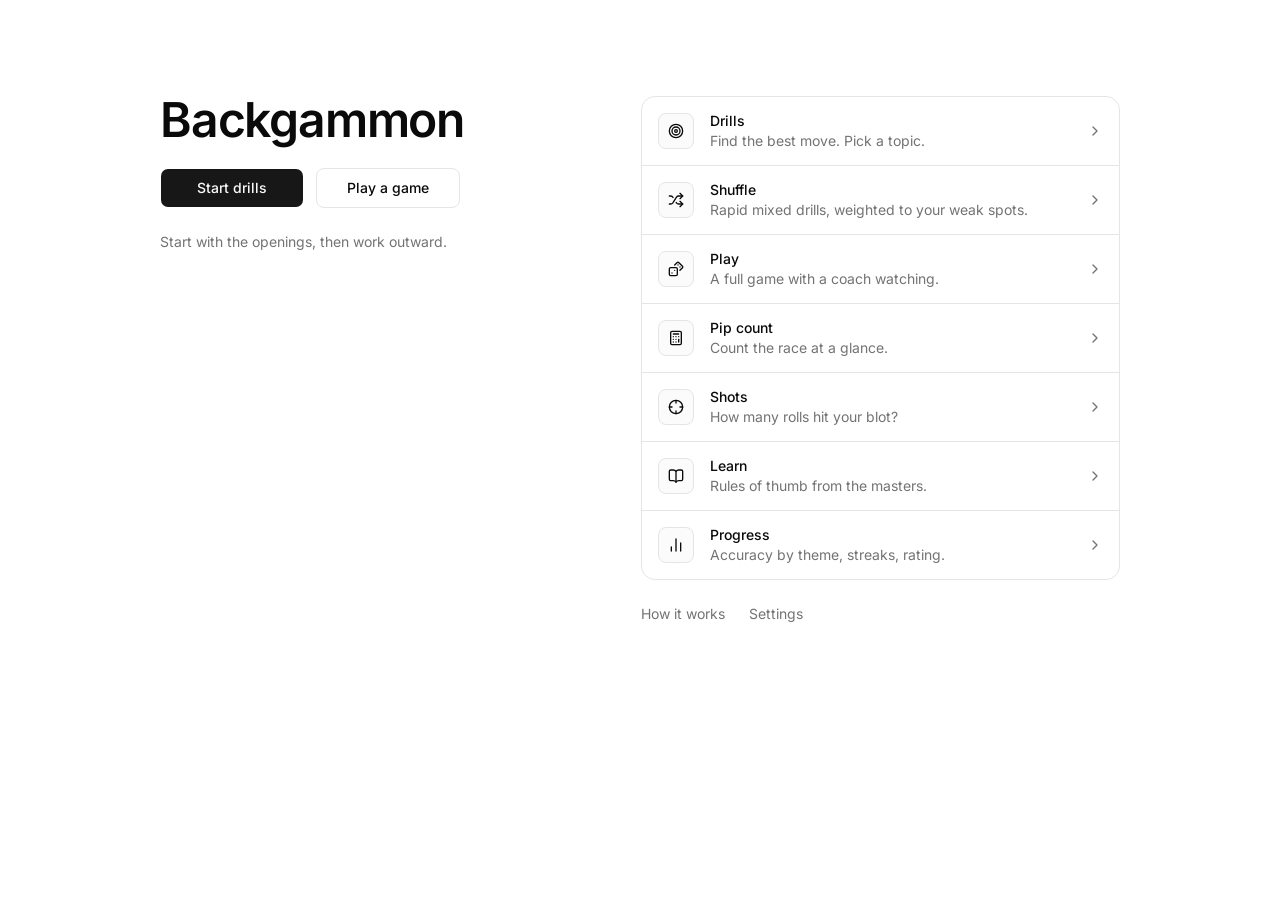
<file: bg/index.html>
<!doctype html>
<html lang="en">
  <head>
    <meta charset="UTF-8" />
    <meta name="viewport" content="width=device-width, initial-scale=1.0, viewport-fit=cover" />
    <meta name="theme-color" content="#ffffff" />
    <meta name="description" content="A quiet backgammon trainer: rapid drills, full games with a coach, and plain-English explanations." />
    <link rel="icon" type="image/svg+xml" href="./favicon.svg" />
    <link rel="apple-touch-icon" href="./apple-touch-icon.png" />
    <meta name="apple-mobile-web-app-capable" content="yes" />
    <meta name="apple-mobile-web-app-title" content="Backgammon" />
    <title>Backgammon Trainer</title>
    <script type="module" crossorigin src="/bg/assets/index-C0ToqWp4.js"></script>
    <link rel="stylesheet" crossorigin href="/bg/assets/index-CpVUl-av.css">
  <link rel="manifest" href="/bg/manifest.webmanifest"><script id="vite-plugin-pwa:register-sw" src="/bg/registerSW.js"></script></head>
  <body>
    <div id="root"></div>
  </body>
</html>
</file>
